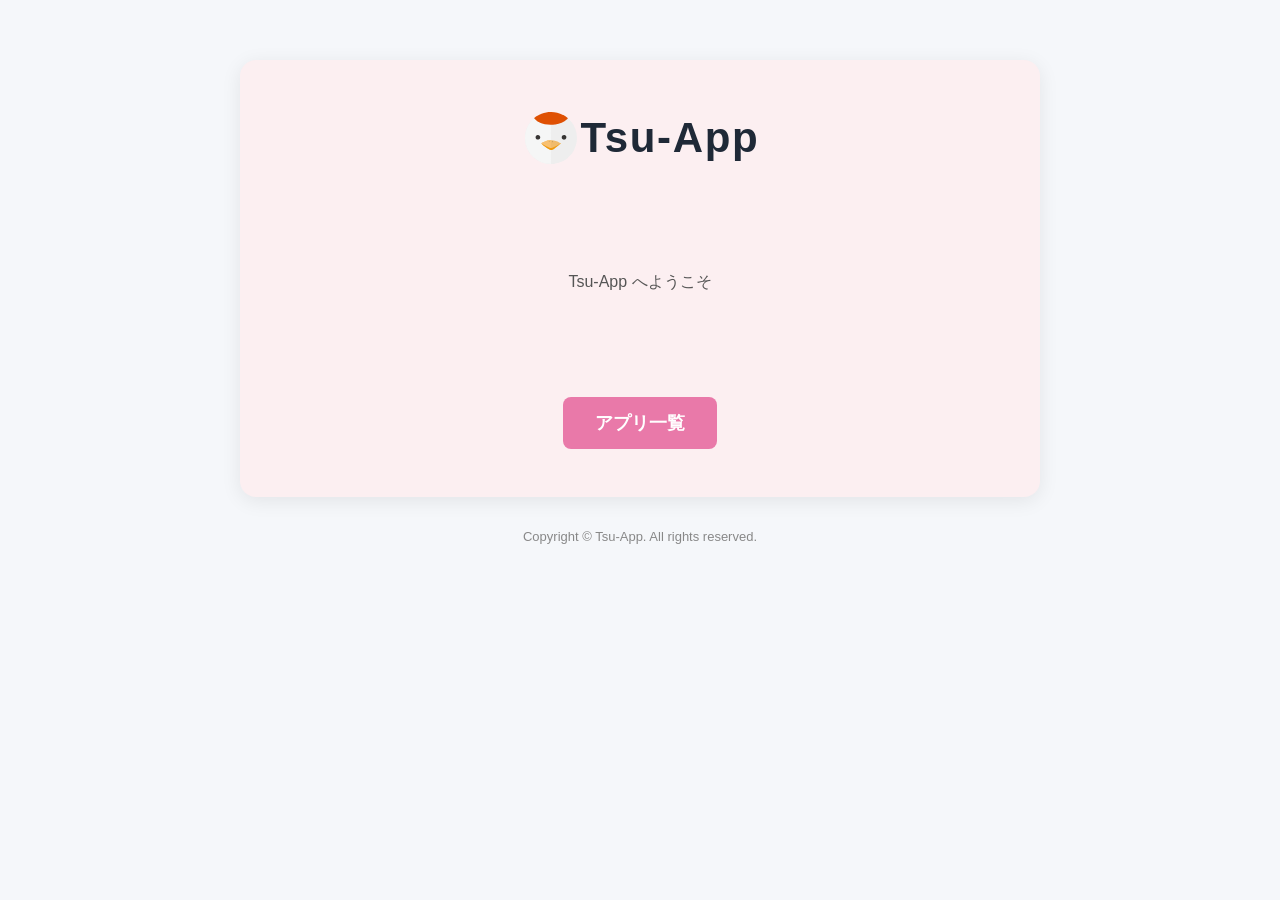
<file: index.html>
<!doctype html>
<html lang="ja">
<head>
  <meta charset="utf-8">
  <title>Tsu-App</title>
  <meta name="viewport" content="width=device-width, initial-scale=1.0">

  <link rel="icon" href="favicon.ico">
  <style>
    body {
      margin: 0;
      background: #f5f7fa;
      color: #333;
      font-family: "Yu Gothic UI", sans-serif;
    }

    .container {
      max-width: 800px;
      margin: 0 auto;
      padding: 60px 24px;
      text-align: center;
    }

    .card {
      background: #fceff1; /* 優しい淡ピンク */
      border-radius: 16px;
      padding: 48px 32px;
      box-shadow: 0 4px 20px rgba(0, 0, 0, 0.08);
    }

    h1 {
      margin-top: 0;
      font-size: 42px;
      color: #1f2937;
      letter-spacing: 0.04em;
        display: flex;
        justify-content: center;
        align-items: center;
    }

    .lead {
      font-size: 16px;
      line-height: 1.8;
      color: #555;
      margin-top: 100px;
      margin-bottom: 100px;
    }

    .button {
      display: inline-block;
      padding: 14px 32px;
      background: #e979a9; /* アクセントピンク */
      color: white;
      text-decoration: none;
      border-radius: 8px;
      font-size: 18px;
      font-weight: 600;
      transition: background 0.2s, transform 0.2s;
    }

    .button:hover {
      background: #ce538d; /* 少し濃いピンク */
      transform: translateY(-1px);
    }

    .footer {
      margin-top: 32px;
      font-size: 13px;
      color: #888;
    }
  </style>
</head>

<body>
  <main class="container">
    <section class="card">
      <h1>
        <img height="60" width="60" src="App/_Pic/_Tsuru.svg" alt="Tsu-App">
      <span>Tsu-App</span>  
      </h1>

      <p class="lead">
        Tsu-App へようこそ<br>
      </p>

      <a class="button" href="App/">
        アプリ一覧
      </a>
    </section>

    <div class="footer">
      Copyright © Tsu-App. All rights reserved.
    </div>
  </main>
</body>
</html>
</file>
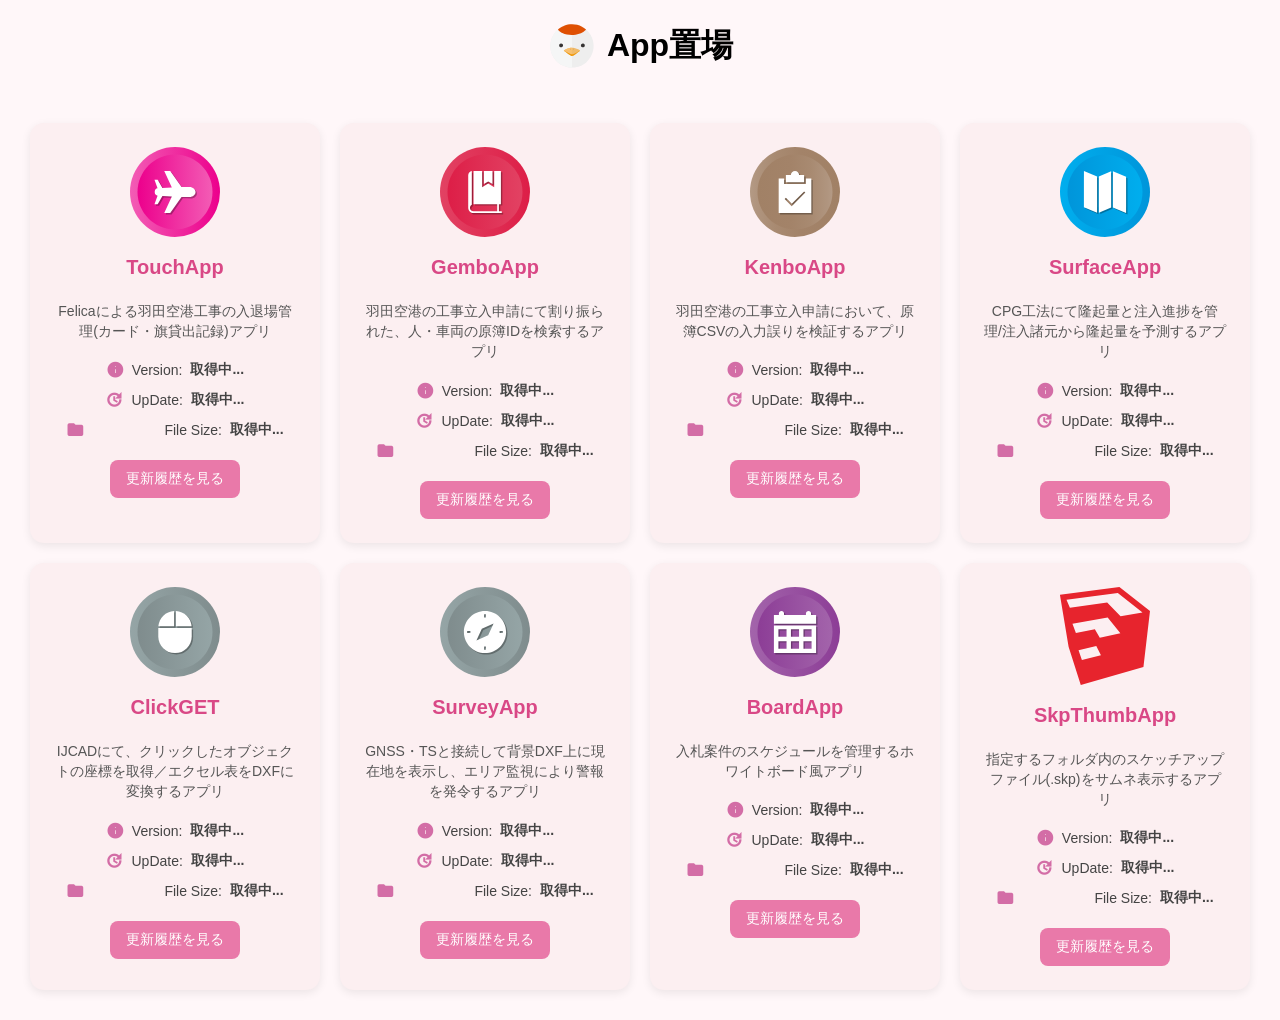
<file: App/index.html>
﻿<!DOCTYPE html>
<html lang="ja">
  <head>
    <meta charset="UTF-8" />
    <meta name="viewport" content="width=device-width, initial-scale=1.0" />
    <title>App置場</title>

    <link rel="icon" href="../favicon.ico">

    <!-- Material Icons -->
    <link href="https://fonts.googleapis.com/icon?family=Material+Icons" rel="stylesheet">

    <!-- ページタイトルの簡易CSS（最小限） -->
    <style>
      .container {
        display: flex;
        justify-content: center;
        align-items: center;
      }

      .Title {
        display: flex;
        align-items: center;
      }

      .Title img {
        margin-right: 10px;
      }
    </style>

    <!-- メインCSS -->
    <link rel="stylesheet" href="_styles.css">
  </head>

  <body>

    <div class="container">
      <h1 class="Title">
        <img height="50" width="50" src="_Pic/_Tsuru.svg" alt="Tsu-App">
        <span>App置場</span>
      </h1>
    </div>

    <div class="grid-container">

      <!-- TouchApp -->
      <div class="grid-item" data-app="TouchApp">

        <a href="https://github.com/TsuApp/Tsu-App_Site/releases/download/TouchApp-latest/TouchApp_Setup.exe">
          <img src="_Pic/TouchApp.svg" width="48" alt="TouchApp">
        </a>

        <div class="title">
          <a href="https://github.com/TsuApp/Tsu-App_Site/releases/download/TouchApp-latest/TouchApp_Setup.exe">
            TouchApp
          </a>
        </div>

        <div class="description">
          Felicaによる羽田空港工事の入退場管理(カード・旗貸出記録)アプリ
        </div>

        <div class="icon-text">
          <span class="material-icons">info</span>Version:
          <span class="version">取得中...</span>
        </div>

        <div class="icon-text">
          <span class="material-icons">update</span>UpDate:
          <span class="lastModified">取得中...</span>
        </div>

        <div class="icon-text">
          <span class="material-icons">folder_zip</span>File Size:
          <span class="fileSize">取得中...</span>
        </div>

        <button class="csv-btn" data-csv="TouchApp/TouchApp_Log.csv">
          更新履歴を見る
        </button>
      </div>


      <!-- GemboApp -->
      <div class="grid-item" data-app="GemboApp">

        <a href="https://github.com/TsuApp/Tsu-App_Site/releases/download/GemboApp-latest/GemboApp_Setup.exe">
          <img src="_Pic/GemboApp.svg" width="48" alt="GemboApp">
        </a>

        <div class="title">
          <a href="https://github.com/TsuApp/Tsu-App_Site/releases/download/GemboApp-latest/GemboApp_Setup.exe">
            GemboApp
          </a>
        </div>

        <div class="description">
          羽田空港の工事立入申請にて割り振られた、人・車両の原簿IDを検索するアプリ
        </div>

        <div class="icon-text">
          <span class="material-icons">info</span>Version:
          <span class="version">取得中...</span>
        </div>

        <div class="icon-text">
          <span class="material-icons">update</span>UpDate:
          <span class="lastModified">取得中...</span>
        </div>

        <div class="icon-text">
          <span class="material-icons">folder_zip</span>File Size:
          <span class="fileSize">取得中...</span>
        </div>

        <button class="csv-btn" data-csv="GemboApp/GemboApp_Log.csv">
          更新履歴を見る
        </button>
      </div>


      <!-- KenboApp -->
      <div class="grid-item" data-app="KenboApp">

        <a href="https://github.com/TsuApp/Tsu-App_Site/releases/download/KenboApp-latest/KenboApp_Setup.exe">
          <img src="_Pic/KenboApp.svg" width="48" alt="KenboApp">
        </a>

        <div class="title">
          <a href="https://github.com/TsuApp/Tsu-App_Site/releases/download/KenboApp-latest/KenboApp_Setup.exe">
            KenboApp
          </a>
        </div>

        <div class="description">
          羽田空港の工事立入申請において、原簿CSVの入力誤りを検証するアプリ
        </div>

        <div class="icon-text">
          <span class="material-icons">info</span>Version:
          <span class="version">取得中...</span>
        </div>

        <div class="icon-text">
          <span class="material-icons">update</span>UpDate:
          <span class="lastModified">取得中...</span>
        </div>

        <div class="icon-text">
          <span class="material-icons">folder_zip</span>File Size:
          <span class="fileSize">取得中...</span>
        </div>

        <button class="csv-btn" data-csv="KenboApp/KenboApp_Log.csv">
          更新履歴を見る
        </button>
      </div>


      <!-- SurfaceApp -->
      <div class="grid-item" data-app="SurfaceApp">

        <a href="https://github.com/TsuApp/Tsu-App_Site/releases/download/SurfaceApp-latest/SurfaceApp_Setup.exe">
          <img src="_Pic/SurfaceApp.svg" width="48" alt="SurfaceApp">
        </a>

        <div class="title">
          <a href="https://github.com/TsuApp/Tsu-App_Site/releases/download/SurfaceApp-latest/SurfaceApp_Setup.exe">
            SurfaceApp
          </a>
        </div>

        <div class="description">
          CPG工法にて隆起量と注入進捗を管理/注入諸元から隆起量を予測するアプリ
        </div>

        <div class="icon-text">
          <span class="material-icons">info</span>Version:
          <span class="version">取得中...</span>
        </div>

        <div class="icon-text">
          <span class="material-icons">update</span>UpDate:
          <span class="lastModified">取得中...</span>
        </div>

        <div class="icon-text">
          <span class="material-icons">folder_zip</span>File Size:
          <span class="fileSize">取得中...</span>
        </div>

        <button class="csv-btn" data-csv="SurfaceApp/SurfaceApp_Log.csv">
          更新履歴を見る
        </button>
      </div>


      <!-- ClickGET -->
      <div class="grid-item" data-app="ClickGET">

        <a href="https://github.com/TsuApp/Tsu-App_Site/releases/download/ClickGET-latest/ClickGET_Setup.exe">
          <img src="_Pic/ClickGET.svg" width="48" alt="ClickGET">
        </a>

        <div class="title">
          <a href="https://github.com/TsuApp/Tsu-App_Site/releases/download/ClickGET-latest/ClickGET_Setup.exe">
            ClickGET
          </a>
        </div>

        <div class="description">
          IJCADにて、クリックしたオブジェクトの座標を取得／エクセル表をDXFに変換するアプリ
        </div>

        <div class="icon-text">
          <span class="material-icons">info</span>Version:
          <span class="version">取得中...</span>
        </div>

        <div class="icon-text">
          <span class="material-icons">update</span>UpDate:
          <span class="lastModified">取得中...</span>
        </div>

        <div class="icon-text">
          <span class="material-icons">folder_zip</span>File Size:
          <span class="fileSize">取得中...</span>
        </div>

        <button class="csv-btn" data-csv="ClickGET/ClickGET_Log.csv">
          更新履歴を見る
        </button>
      </div>


      <!-- SurveyApp -->
      <div class="grid-item" data-app="SurveyApp">

        <a href="https://github.com/TsuApp/Tsu-App_Site/releases/download/SurveyApp-latest/SurveyApp_Setup.exe">
          <img src="_Pic/SurveyApp.svg" width="48" alt="SurveyApp">
        </a>

        <div class="title">
          <a href="https://github.com/TsuApp/Tsu-App_Site/releases/download/SurveyApp-latest/SurveyApp_Setup.exe">
            SurveyApp
          </a>
        </div>

        <div class="description">
          GNSS・TSと接続して背景DXF上に現在地を表示し、エリア監視により警報を発令するアプリ
        </div>

        <div class="icon-text">
          <span class="material-icons">info</span>Version:
          <span class="version">取得中...</span>
        </div>

        <div class="icon-text">
          <span class="material-icons">update</span>UpDate:
          <span class="lastModified">取得中...</span>
        </div>

        <div class="icon-text">
          <span class="material-icons">folder_zip</span>File Size:
          <span class="fileSize">取得中...</span>
        </div>

        <button class="csv-btn" data-csv="SurveyApp/SurveyApp_Log.csv">
          更新履歴を見る
        </button>
      </div>


      <!-- BoardApp -->
      <div class="grid-item" data-app="BoardApp">

        <a href="https://github.com/TsuApp/Tsu-App_Site/releases/download/BoardApp-latest/BoardApp_Setup.exe">
          <img src="_Pic/BoardApp.svg" width="48" alt="BoardApp">
        </a>

        <div class="title">
          <a href="https://github.com/TsuApp/Tsu-App_Site/releases/download/BoardApp-latest/BoardApp_Setup.exe">
            BoardApp
          </a>
        </div>

        <div class="description">
          入札案件のスケジュールを管理するホワイトボード風アプリ
        </div>

        <div class="icon-text">
          <span class="material-icons">info</span>Version:
          <span class="version">取得中...</span>
        </div>

        <div class="icon-text">
          <span class="material-icons">update</span>UpDate:
          <span class="lastModified">取得中...</span>
        </div>

        <div class="icon-text">
          <span class="material-icons">folder_zip</span>File Size:
          <span class="fileSize">取得中...</span>
        </div>

        <button class="csv-btn" data-csv="BoardApp/BoardApp_Log.csv">
          更新履歴を見る
        </button>
      </div>


      <!-- SkpThumbApp -->
      <div class="grid-item" data-app="SkpThumbApp">

        <a href="https://github.com/TsuApp/Tsu-App_Site/releases/download/SkpThumbApp-latest/SkpThumbApp_Setup.exe">
          <img src="_Pic/SkpThumbApp.svg" width="48" alt="SkpThumbApp">
        </a>

        <div class="title">
          <a href="https://github.com/TsuApp/Tsu-App_Site/releases/download/SkpThumbApp-latest/SkpThumbApp_Setup.exe">
            SkpThumbApp
          </a>
        </div>

        <div class="description">
          指定するフォルダ内のスケッチアップファイル(.skp)をサムネ表示するアプリ
        </div>

        <div class="icon-text">
          <span class="material-icons">info</span>Version:
          <span class="version">取得中...</span>
        </div>

        <div class="icon-text">
          <span class="material-icons">update</span>UpDate:
          <span class="lastModified">取得中...</span>
        </div>

        <div class="icon-text">
          <span class="material-icons">folder_zip</span>File Size:
          <span class="fileSize">取得中...</span>
        </div>

        <button class="csv-btn" data-csv="SkpThumbApp/SkpThumbApp_Log.csv">
          更新履歴を見る
        </button>
      </div>

    </div>


    <!-- CSVモーダル -->
    <div id="overlay">
      <div id="modal">
        <span id="modalCloseBtn">×</span>
        <div id="csvContainer"></div>
      </div>
    </div>


    <!-- JS -->
    <script src="app.js"></script>
    <script src="csvModal.js"></script>

  </body>
</html>
</file>
<file: App/_styles.css>
/* ================================
   全体
================================ */
body {
    font-family: "Yu Gothic UI", sans-serif;
    margin: 0;
    padding: 0;
    background: #fff7f9; /* ほんのりピンクの背景 */
}

/* ================================
   グリッドレイアウト
================================ */
.grid-container {
    display: grid;
    grid-template-columns: repeat(auto-fill, minmax(280px, 1fr));
    gap: 20px;
    padding: 30px;
    max-width: 1400px;
    margin: 0 auto;
}

/* ================================
   カード（アプリ）
================================ */
.grid-item {
    background: #fceff1; /* 優しい淡ピンク */
    color: #333;
    padding: 24px;
    border-radius: 14px;

    /* 柔らかい影 */
    box-shadow: 0 3px 10px rgba(0, 0, 0, 0.08);

    display: flex;
    flex-direction: column;
    align-items: center;
    transition: all 0.25s ease;
}

.grid-item:hover {
    transform: translateY(-3px);
    box-shadow: 0 6px 18px rgba(0, 0, 0, 0.12);
}

/* ================================
   アプリアイコン
================================ */
.grid-item img {
    width: 90px;
    margin-bottom: 15px;
}

/* ================================
   タイトル
================================ */
.grid-item .title {
    font-size: 20px;
    font-weight: bold;
    margin-bottom: 14px;
}

.grid-item .title a {
    color: #d94886; /* 落ち着いたピンク */
    text-decoration: none;
}

.grid-item .title a:hover {
    text-decoration: underline;
}

/* ================================
   アプリ説明（短い紹介文）
================================ */
.grid-item .description {
    font-size: 14px;
    color: #555;
    margin: 8px 0 14px 0;
    line-height: 1.45;
    text-align: center;
}

/* ================================
   情報行（Version / Update / Size）
================================ */
.icon-text {
    display: flex;
    align-items: center;
    justify-content: center;
    width: 100%;
    gap: 8px;
    margin: 6px 0;
    font-size: 14px;
    color: #444;
}

.icon-text .material-icons {
    font-size: 18px;
    color: #d36da6; /* くすみピンク */
}

.icon-text span {
    font-weight: bold;
}

/* ================================
   CSVボタン
================================ */
.csv-btn {
    margin-top: 15px;
    padding: 10px 16px;

    background: #e979a9; /* アクセントピンク */
    color: white;
    border: none;
    border-radius: 8px;

    font-size: 14px;
    cursor: pointer;
    transition: 0.2s ease;
}

.csv-btn:hover {
    background: #ce538d; /* 少し濃いピンク */
    transform: translateY(-2px);
}

/* ================================
   モーダル（背景）
================================ */
#overlay {
    display: none;
    position: fixed;
    inset: 0;
    background: rgba(0, 0, 0, 0.55);
    align-items: center;
    justify-content: center;
    animation: fadeIn 0.25s ease forwards;
}

@keyframes fadeIn {
    from { opacity: 0; }
    to   { opacity: 1; }
}

/* ================================
   モーダル本体
================================ */
#modal {
    position: relative;
    background: #fff;
    border-radius: 12px;
    padding: 60px 26px 26px 26px;

    max-width: 80vw;
    max-height: 80vh;
    overflow: auto;

    box-shadow: 0 4px 20px rgba(0,0,0,0.25);
    animation: popin 0.25s ease forwards;
    transform-origin: center;
}

@keyframes popin {
    from { transform: scale(0.85); opacity: 0; }
    to   { transform: scale(1.0); opacity: 1; }
}

/* ================================
   閉じるボタン
================================ */
#modalCloseBtn {
    position: absolute;
    top: 12px;
    right: 16px;
    font-size: 24px;
    color: #c95b8d;
    cursor: pointer;
    user-select: none;
    transition: 0.2s ease;
    z-index: 2;
}

#modalCloseBtn:hover {
    opacity: 0.6;
    transform: scale(1.1);
}

/* ================================
   CSV テーブル
================================ */
#csvContainer table {
    width: 100%;
    border-collapse: collapse;
    font-size: 14px;
}

#csvContainer th {
    position: sticky;
    top: 0;
    background: #e979a9; /* ピンクヘッダ */
    color: white;
    padding: 8px;
    z-index: 1;
}

/* 行 */
#csvContainer td {
    padding: 8px;
    border-bottom: 1px solid #f1c8d9;
}

/* ストライプ行（淡ピンク） */
#csvContainer tr:nth-child(even) {
    background: #fff4fa;
}

/* スクロールバー美化 */
#modal::-webkit-scrollbar {
    width: 8px;
}
#modal::-webkit-scrollbar-track {
    background: #fbe4ed;
    border-radius: 10px;
}
#modal::-webkit-scrollbar-thumb {
    background: #e79abd;
    border-radius: 10px;
}
#modal::-webkit-scrollbar-thumb:hover {
    background: #ce538d;
}

/* ================================
   スマホ対応
================================ */
@media (max-width: 600px) {
    .grid-item {
        padding: 18px;
    }

    .grid-item img {
        width: 70px;
    }

    .grid-item .title {
        font-size: 18px;
    }

    .icon-text {
        font-size: 13px;
    }

    #modal {
        padding: 48px 16px 16px;
        max-width: 95vw;
        max-height: 85vh;
    }

 /* ================================
   画像 Tooltip（カスタム）
================================ */
.tooltip-img {
    position: relative;
    display: inline-block;
}

.tooltip-img .tooltip-text {
    visibility: hidden;
    opacity: 0;
    position: absolute;
    bottom: 110%; /* 画像の上に出す */
    left: 50%;
    transform: translateX(-50%);

    background: #e979a9; /* あなたのピンク系 */
    color: white;
    padding: 6px 10px;
    border-radius: 8px;
    white-space: nowrap;
    font-size: 13px;
    z-index: 10;

    transition: opacity 0.25s ease;
    pointer-events: none;
}

.tooltip-img:hover .tooltip-text {
    visibility: visible;
    opacity: 1;
}   
}
</file>
